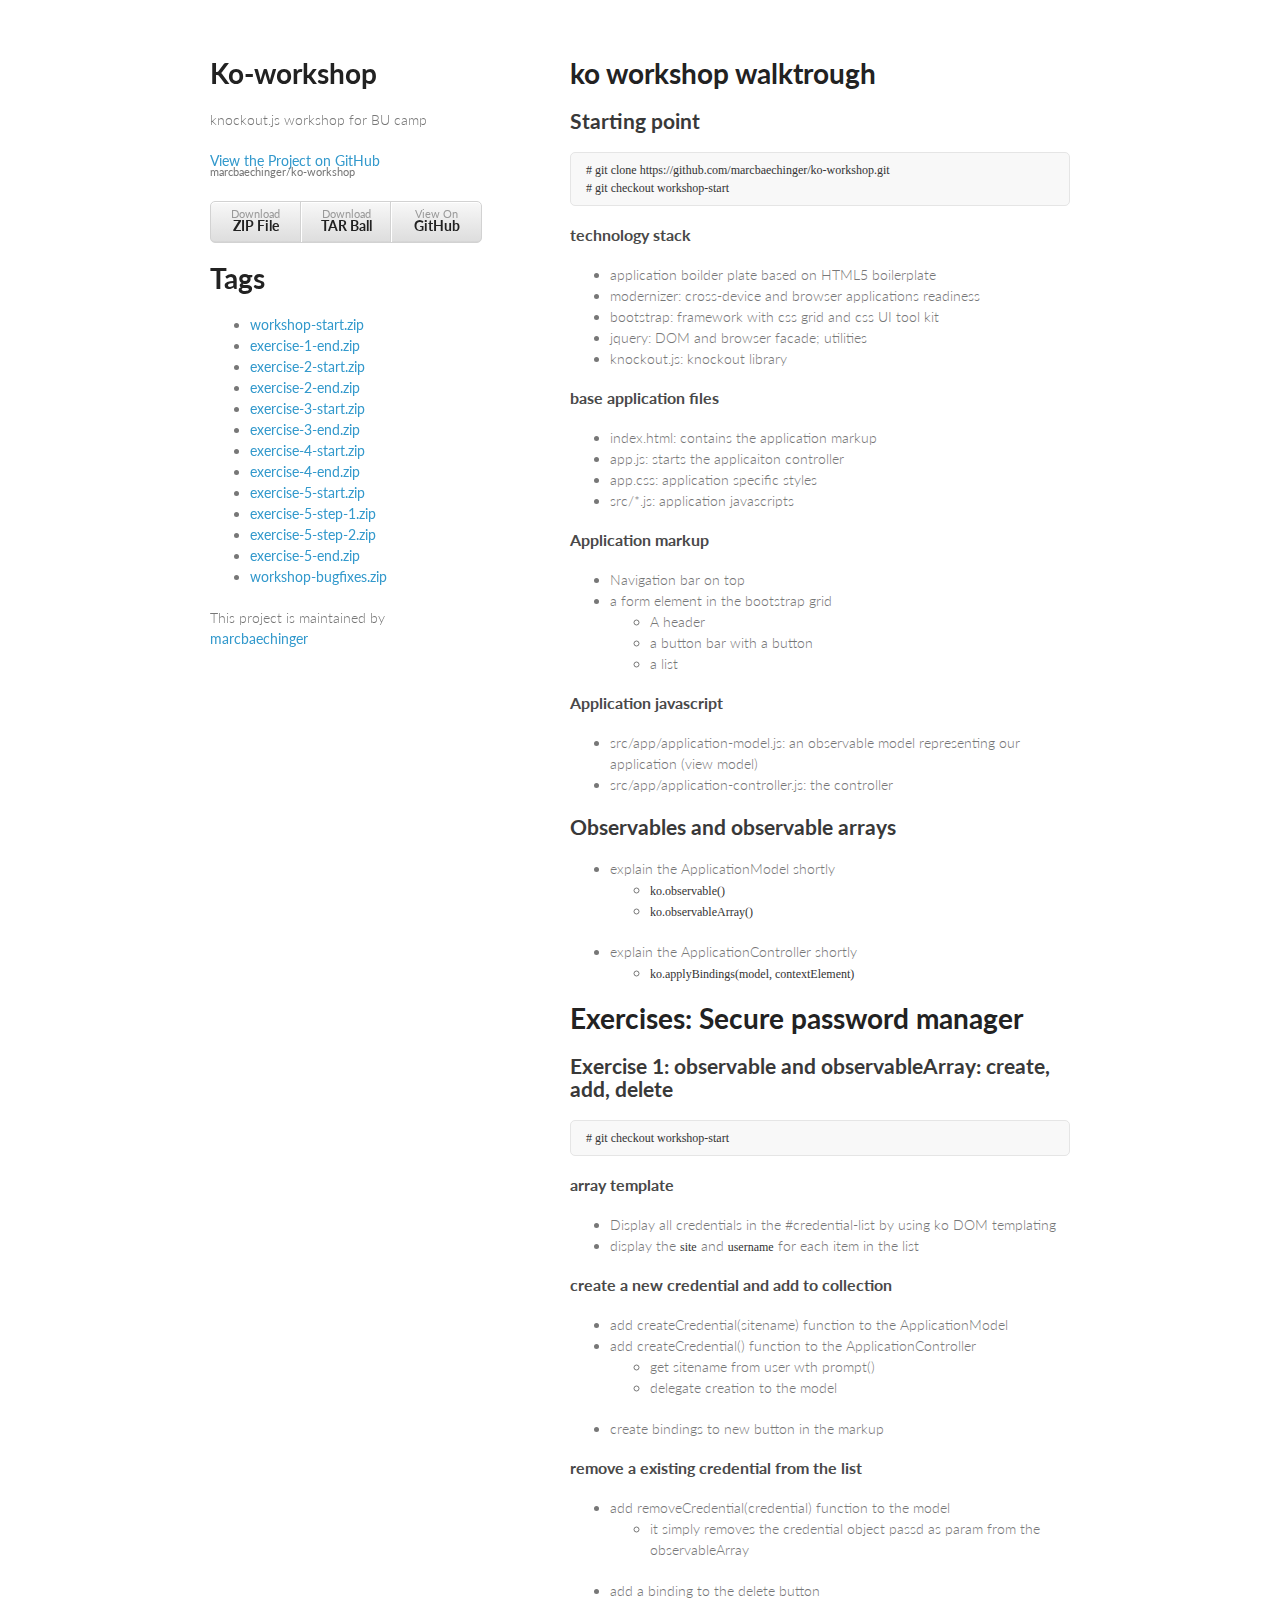
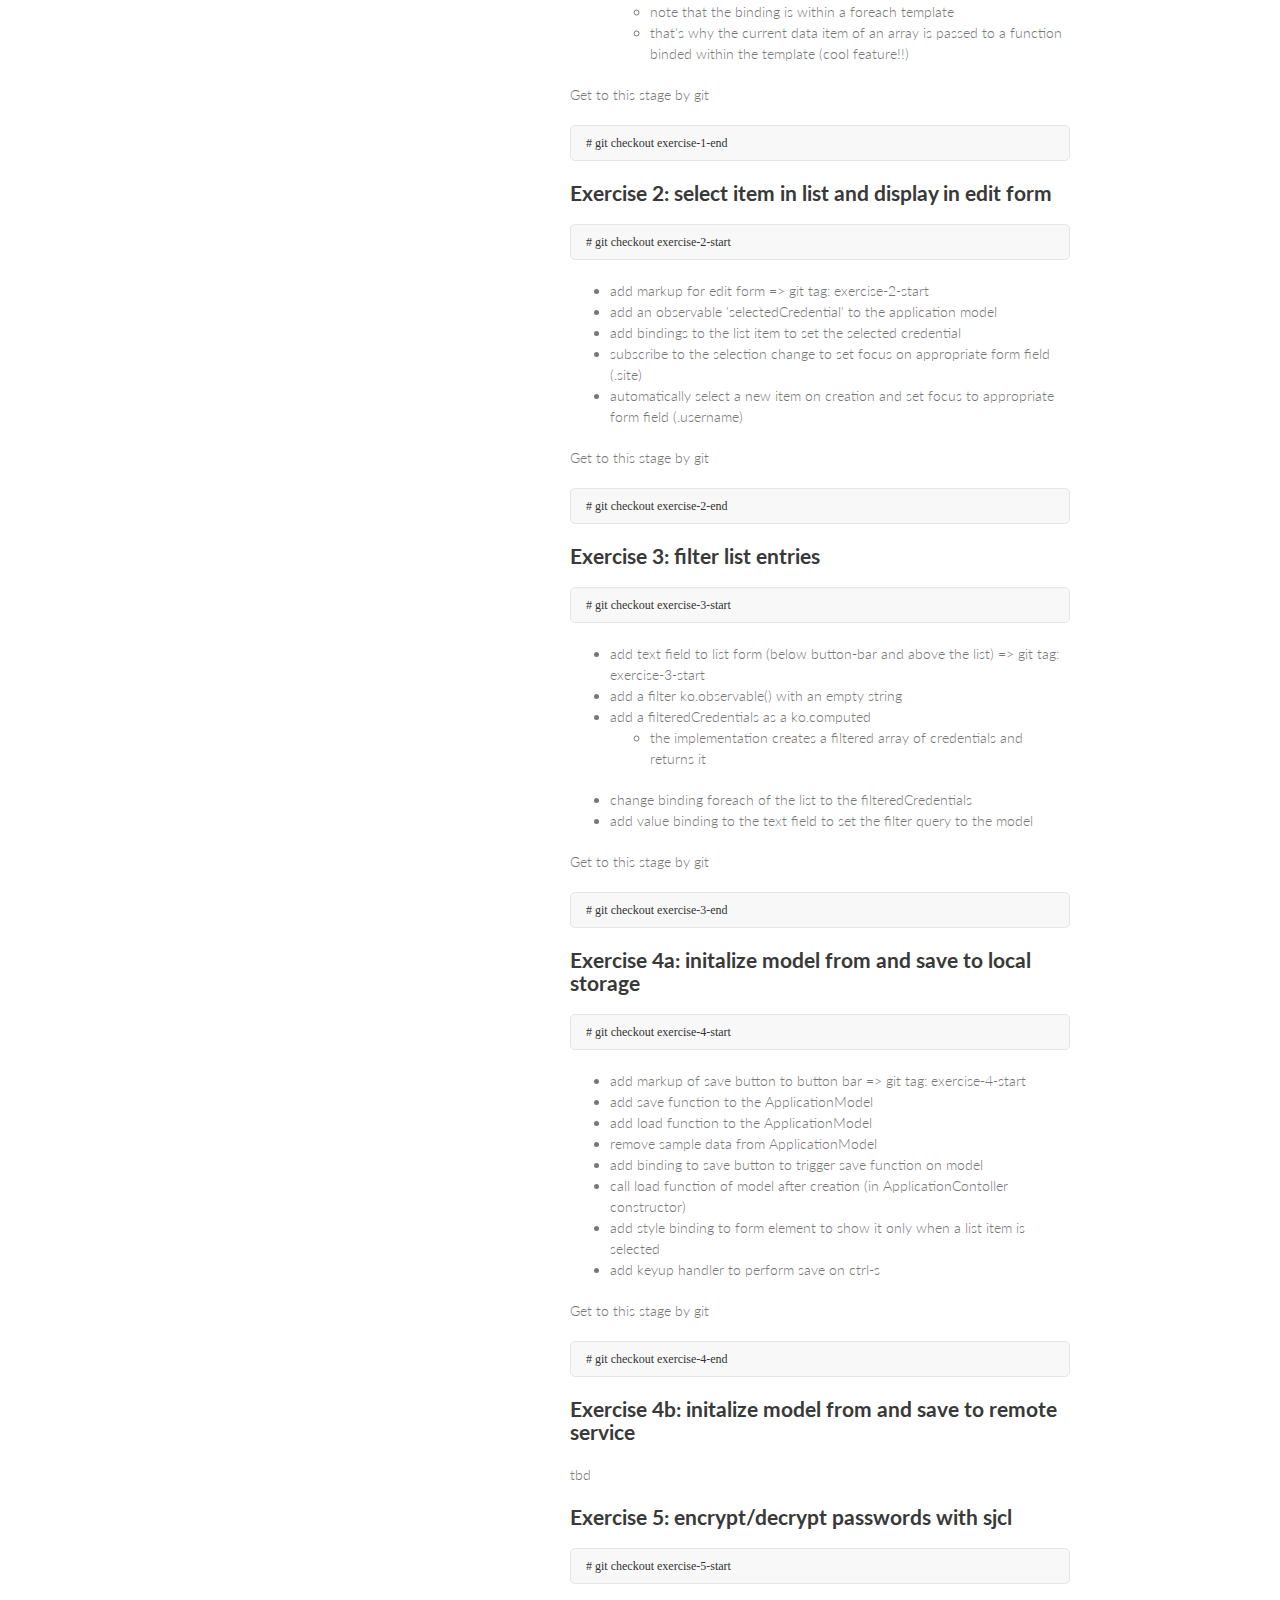
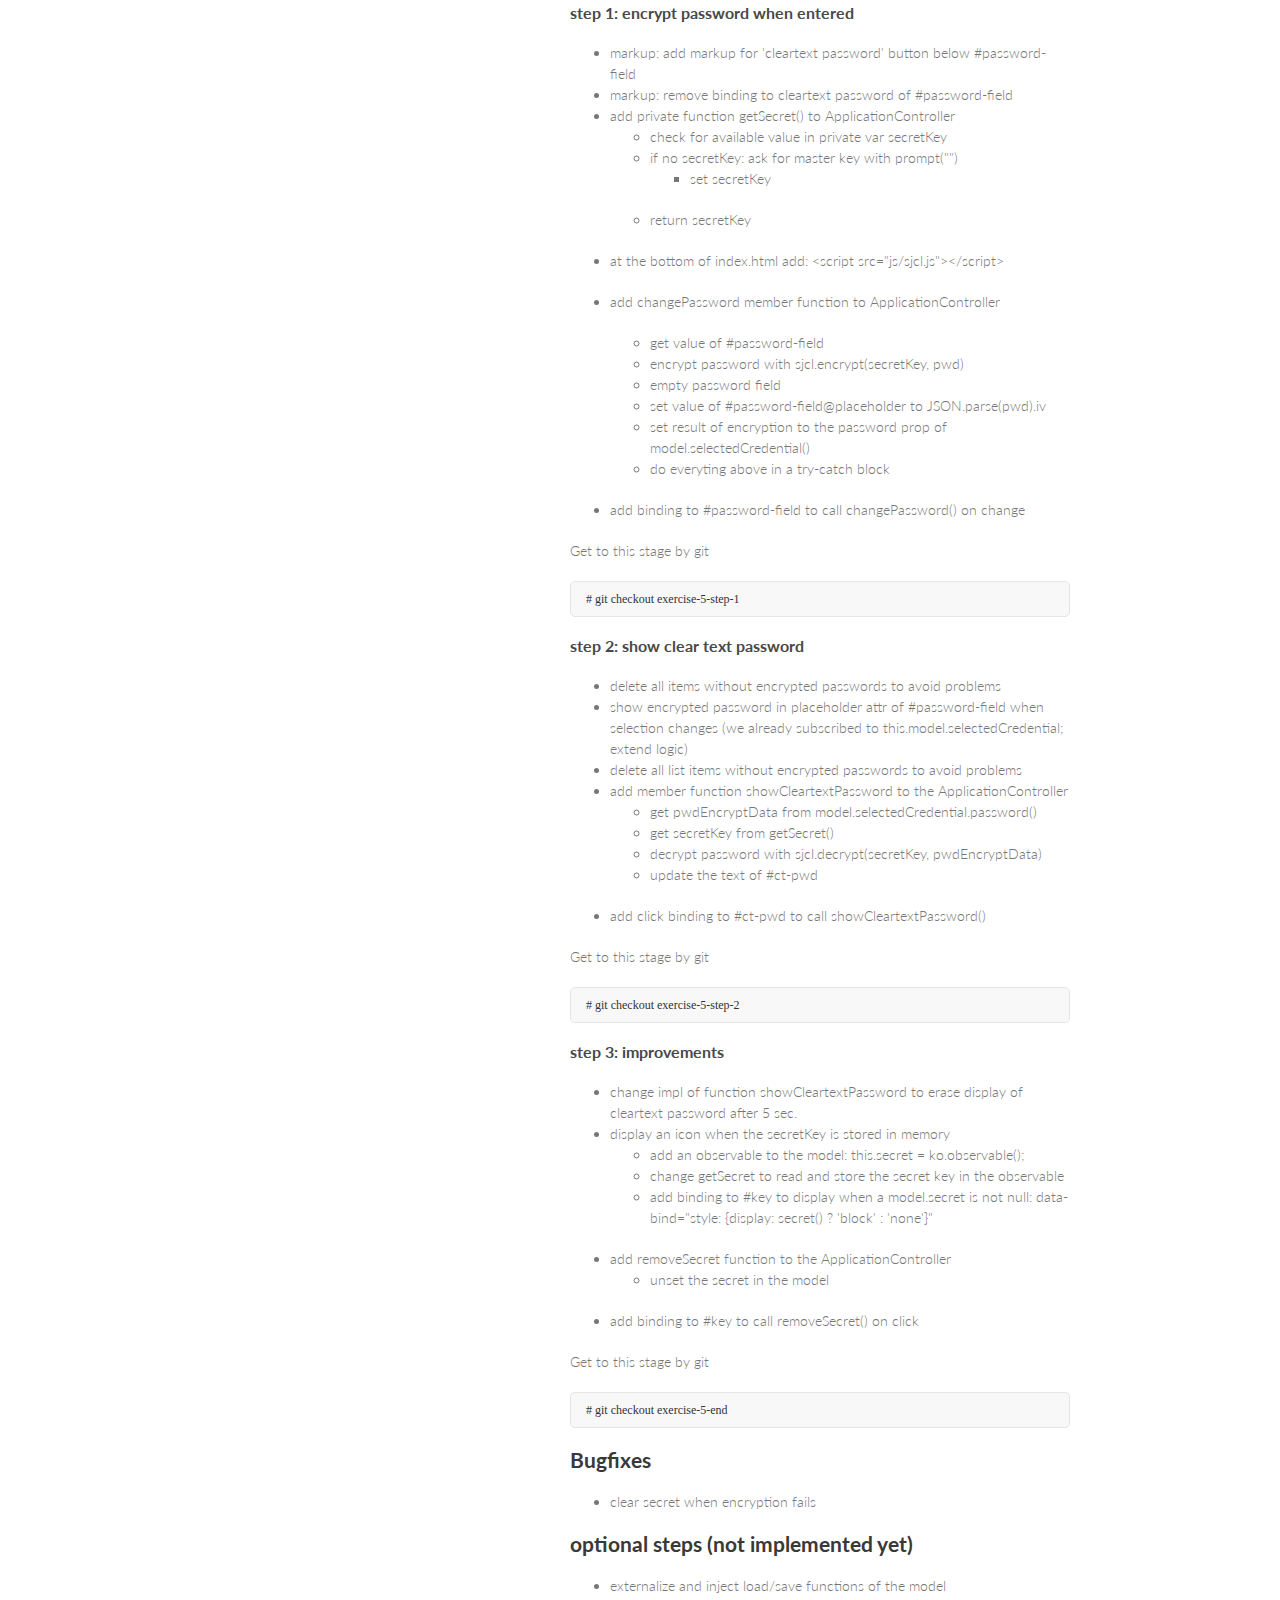
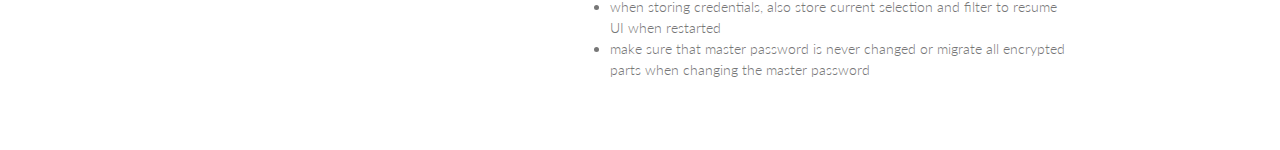
<file: index.html>
<!doctype html>
<html>
  <head>
    <meta charset="utf-8">
    <meta http-equiv="X-UA-Compatible" content="chrome=1">
    <title>Ko-workshop by marcbaechinger</title>

    <link rel="stylesheet" href="stylesheets/styles.css">
    <link rel="stylesheet" href="stylesheets/pygment_trac.css">
    <meta name="viewport" content="width=device-width, initial-scale=1, user-scalable=no">
    <!--[if lt IE 9]>
    <script src="//html5shiv.googlecode.com/svn/trunk/html5.js"></script>
    <![endif]-->
  </head>
  <body>
    <div class="wrapper">
      <header>
        <h1>Ko-workshop</h1>
        <p>knockout.js workshop for BU camp</p>

        <p class="view"><a href="https://github.com/marcbaechinger/ko-workshop">View the Project on GitHub <small>marcbaechinger/ko-workshop</small></a></p>


        <ul class="head">
          <li><a href="https://github.com/marcbaechinger/ko-workshop/zipball/master">Download <strong>ZIP File</strong></a></li>
          <li><a href="https://github.com/marcbaechinger/ko-workshop/tarball/master">Download <strong>TAR Ball</strong></a></li>
          <li><a href="https://github.com/marcbaechinger/ko-workshop">View On <strong>GitHub</strong></a></li>
        </ul>
        
  <h1>Tags</h1>
        <ul>
          <li><a href="https://github.com/marcbaechinger/ko-workshop/zipball/workshop-start">workshop-start.zip</a></li>
          <li><a href="https://github.com/marcbaechinger/ko-workshop/zipball/exercise-1-end">exercise-1-end.zip</a></li>
          <li><a href="https://github.com/marcbaechinger/ko-workshop/zipball/exercise-2-start">exercise-2-start.zip</a></li>
          <li><a href="https://github.com/marcbaechinger/ko-workshop/zipball/exercise-2-end">exercise-2-end.zip</a></li>

          <li><a href="https://github.com/marcbaechinger/ko-workshop/zipball/exercise-3-start">exercise-3-start.zip</a></li>
          <li><a href="https://github.com/marcbaechinger/ko-workshop/zipball/exercise-3-end">exercise-3-end.zip</a></li>

          <li><a href="https://github.com/marcbaechinger/ko-workshop/zipball/exercise-4-start">exercise-4-start.zip</a></li>
          <li><a href="https://github.com/marcbaechinger/ko-workshop/zipball/exercise-4-end">exercise-4-end.zip</a></li>

          <li><a href="https://github.com/marcbaechinger/ko-workshop/zipball/exercise-5-start">exercise-5-start.zip</a></li>
          <li><a href="https://github.com/marcbaechinger/ko-workshop/zipball/exercise-5-step-1">exercise-5-step-1.zip</a></li>
          <li><a href="https://github.com/marcbaechinger/ko-workshop/zipball/exercise-5-step-2">exercise-5-step-2.zip</a></li>
          <li><a href="https://github.com/marcbaechinger/ko-workshop/zipball/exercise-5-end">exercise-5-end.zip</a></li>

          <li><a href="https://github.com/marcbaechinger/ko-workshop/zipball/workshop-bugfixes">workshop-bugfixes.zip</a></li>
        </ul>
        <p>This project is maintained by <a href="https://github.com/marcbaechinger">marcbaechinger</a></p>
      </header>
      <section>
        <h1>ko workshop walktrough</h1>

<h2>Starting point</h2>

<pre><code># git clone https://github.com/marcbaechinger/ko-workshop.git
# git checkout workshop-start
</code></pre>

<h3>technology stack</h3>

<ul>
<li>application boilder plate based on HTML5 boilerplate</li>
<li>modernizer: cross-device and browser applications readiness</li>
<li>bootstrap: framework with css grid and css UI tool kit</li>
<li>jquery: DOM and browser facade; utilities</li>
<li>knockout.js: knockout library</li>
</ul><h3>base application files</h3>

<ul>
<li>index.html: contains the application markup</li>
<li>app.js: starts the applicaiton controller</li>
<li>app.css: application specific styles</li>
<li>src/*.js: application javascripts </li>
</ul><h3>Application markup</h3>

<ul>
<li>Navigation bar on top</li>
<li>a form element in the bootstrap grid

<ul>
<li>A header </li>
<li>a button bar with a button</li>
<li>a list </li>
</ul>
</li>
</ul><h3>Application javascript</h3>

<ul>
<li>src/app/application-model.js: an observable model representing our application (view model)</li>
<li>src/app/application-controller.js: the controller</li>
</ul><h2>Observables and observable arrays</h2>

<ul>
<li>explain the ApplicationModel shortly

<ul>
<li><code>ko.observable()</code></li>
<li><code>ko.observableArray()</code></li>
</ul>
</li>
<li>explain the ApplicationController shortly

<ul>
<li><code>ko.applyBindings(model, contextElement)</code></li>
</ul>
</li>
</ul><h1>Exercises: Secure password manager</h1>

<h2>Exercise 1: observable and observableArray: create, add, delete</h2>

<pre><code># git checkout workshop-start
</code></pre>

<h3>array template</h3>

<ul>
<li>Display all credentials in the #credential-list by using ko DOM templating</li>
<li>display the <code>site</code> and <code>username</code> for each item in the list</li>
</ul><h3>create a new credential and add to collection</h3>

<ul>
<li>add createCredential(sitename) function to the ApplicationModel</li>
<li>add createCredential() function to the ApplicationController

<ul>
<li>get sitename from user wth prompt()</li>
<li>delegate creation to the model</li>
</ul>
</li>
<li>create bindings to new button in the markup</li>
</ul><h3>remove a existing credential from the list</h3>

<ul>
<li>add removeCredential(credential) function to the model

<ul>
<li>it simply removes the credential object passd as param from the observableArray</li>
</ul>
</li>
<li>add a binding to the delete button

<ul>
<li>note that the binding is within a foreach template</li>
<li>that's why the current data item of an array is passed to a function binded within the template (cool feature!!)</li>
</ul>
</li>
</ul><p>Get to this stage by git</p>

<pre><code># git checkout exercise-1-end
</code></pre>

<h2>Exercise 2: select item in list and display in edit form</h2>

<pre><code># git checkout exercise-2-start
</code></pre>

<ul>
<li>add markup for edit form  =&gt; git tag: exercise-2-start</li>
<li>add an observable 'selectedCredential' to the application model</li>
<li>add bindings to the list item to set the selected credential</li>
<li>subscribe to the selection change to set focus on appropriate form field (.site)</li>
<li>automatically select a new item on creation and set focus to appropriate form field (.username) </li>
</ul><p>Get to this stage by git</p>

<pre><code># git checkout exercise-2-end
</code></pre>

<h2>Exercise 3: filter list entries</h2>

<pre><code># git checkout exercise-3-start
</code></pre>

<ul>
<li>add text field to list form (below button-bar and above the list) =&gt; git tag: exercise-3-start</li>
<li>add a filter ko.observable() with an empty string</li>
<li>add a filteredCredentials as a ko.computed

<ul>
<li>the implementation creates a filtered array of credentials and returns it</li>
</ul>
</li>
<li>change binding foreach of the list to the filteredCredentials<br>
</li>
<li>add value binding to the text field to set the filter query to the model </li>
</ul><p>Get to this stage by git</p>

<pre><code># git checkout exercise-3-end
</code></pre>

<h2>Exercise 4a: initalize model from and save to local storage</h2>

<pre><code># git checkout exercise-4-start
</code></pre>

<ul>
<li>add markup of save button to button bar =&gt; git tag: exercise-4-start</li>
<li>add save function to the ApplicationModel</li>
<li>add load function to the ApplicationModel</li>
<li>remove sample data from ApplicationModel</li>
<li>add binding to save button to trigger save function on model</li>
<li>call load function of model after creation (in ApplicationContoller constructor)</li>
<li>add style binding to form element to show it only when a list item is selected</li>
<li>add keyup handler to perform save on ctrl-s</li>
</ul><p>Get to this stage by git</p>

<pre><code># git checkout exercise-4-end
</code></pre>

<h2>Exercise 4b: initalize model from and save to remote service</h2>

<p>tbd</p>

<h2>Exercise 5: encrypt/decrypt passwords with sjcl</h2>

<pre><code># git checkout exercise-5-start
</code></pre>

<h3>step 1: encrypt password when entered</h3>

<ul>
<li>markup: add markup for 'cleartext password' button below #password-field</li>
<li>markup: remove binding to cleartext password of #password-field</li>
<li>add private function getSecret() to ApplicationController

<ul>
<li>check for available value in private var secretKey</li>
<li>if no secretKey: ask for master key with prompt("")

<ul>
<li>set secretKey</li>
</ul>
</li>
<li>return secretKey</li>
</ul>
</li>
<li><p>at the bottom of index.html add: &lt;script src="js/sjcl.js"&gt;&lt;/script&gt;</p></li>
<li>
<p>add changePassword member function to ApplicationController</p>

<ul>
<li>get value of #password-field</li>
<li>encrypt password with sjcl.encrypt(secretKey, pwd)</li>
<li>empty password field</li>
<li>set value of #password-field@placeholder to JSON.parse(pwd).iv</li>
<li>set result of encryption to the password prop of model.selectedCredential()</li>
<li>do everyting above in a try-catch block</li>
</ul>
</li>
<li><p>add binding to #password-field to call changePassword() on change</p></li>
</ul><p>Get to this stage by git</p>

<pre><code># git checkout exercise-5-step-1
</code></pre>

<h3>step 2: show clear text password</h3>

<ul>
<li>delete all items without encrypted passwords to avoid problems</li>
<li>show encrypted password in placeholder attr of #password-field when selection changes (we already subscribed to this.model.selectedCredential; extend logic)</li>
<li>delete all list items without encrypted passwords to avoid problems</li>
<li>add member function showCleartextPassword to the ApplicationController

<ul>
<li>get pwdEncryptData from model.selectedCredential.password()</li>
<li>get secretKey from getSecret()</li>
<li>decrypt password with sjcl.decrypt(secretKey, pwdEncryptData) </li>
<li>update the text of #ct-pwd</li>
</ul>
</li>
<li>add click binding to #ct-pwd to call showCleartextPassword()</li>
</ul><p>Get to this stage by git</p>

<pre><code># git checkout exercise-5-step-2
</code></pre>

<h3>step 3: improvements</h3>

<ul>
<li>change impl of function showCleartextPassword to erase display of cleartext password after 5 sec.</li>
<li>display an icon when the secretKey is stored in memory

<ul>
<li>add an observable to the model: this.secret = ko.observable();</li>
<li>change getSecret to read and store the secret key in the observable</li>
<li>add binding to #key to display when a model.secret is not null: data-bind="style: {display: secret() ? 'block' : 'none'}"</li>
</ul>
</li>
<li>add removeSecret function to the ApplicationController

<ul>
<li>unset the secret in the model</li>
</ul>
</li>
<li>add binding to #key to call removeSecret() on click</li>
</ul><p>Get to this stage by git</p>

<pre><code># git checkout exercise-5-end
</code></pre>

<h2>Bugfixes</h2>

<ul>
<li>clear secret when encryption fails</li>
</ul><h2>optional steps (not implemented yet)</h2>

<ul>
<li>externalize and inject load/save functions of the model</li>
<li>when storing credentials, also store current selection and filter to resume UI when restarted</li>
<li>make sure that master password is never changed or migrate all encrypted parts when changing the master password</li>
</ul>
      </section>
    </div>
    <script src="javascripts/scale.fix.js"></script>
    
  </body>
</html>
</file>
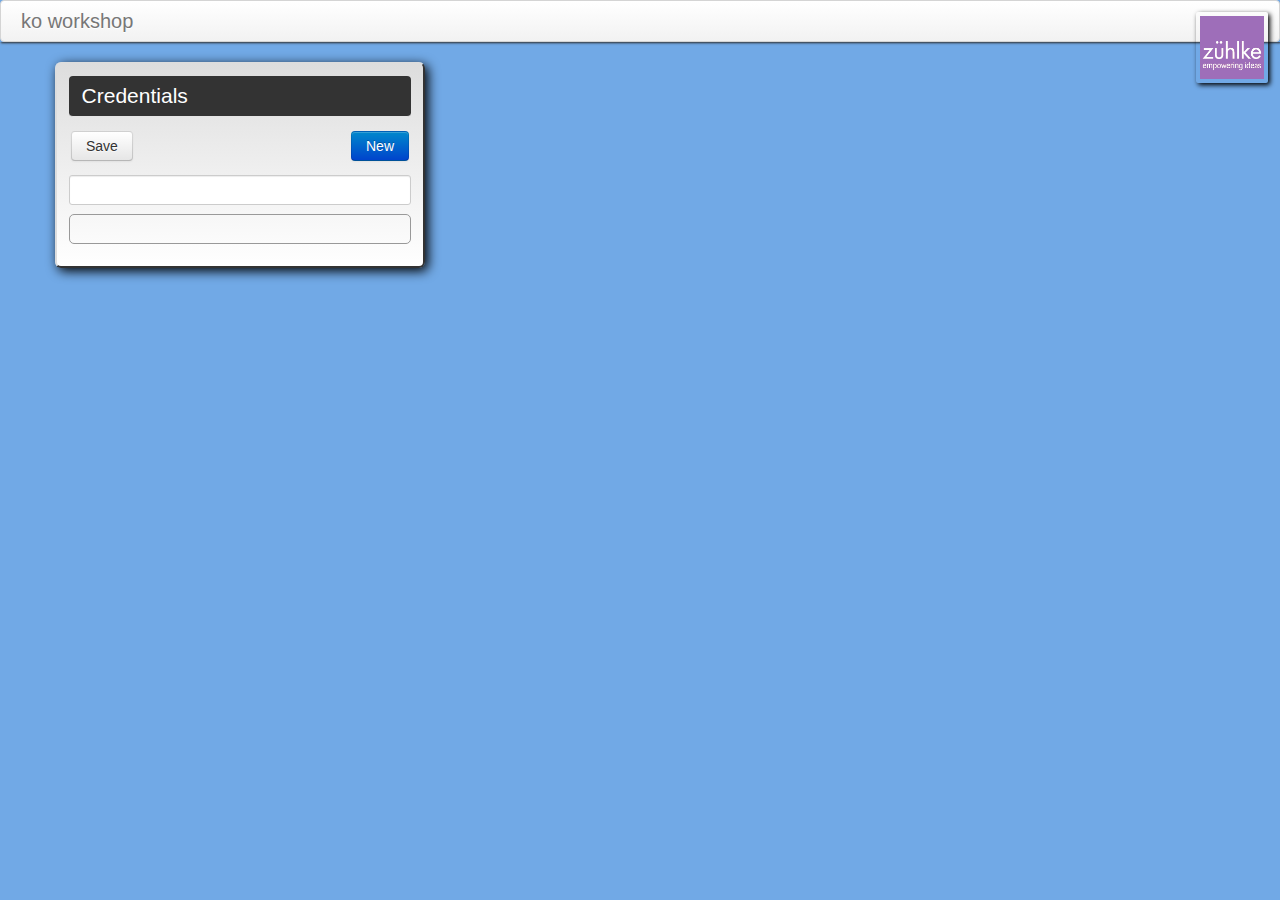
<file: workshop/index.html>
<!DOCTYPE html>
<!--[if lt IE 7]>      <html class="no-js lt-ie9 lt-ie8 lt-ie7"> <![endif]-->
<!--[if IE 7]>         <html class="no-js lt-ie9 lt-ie8"> <![endif]-->
<!--[if IE 8]>         <html class="no-js lt-ie9"> <![endif]-->
<!--[if gt IE 8]><!--> <html class="no-js"> <!--<![endif]-->
    <head>
		<link rel="stylesheet" type="text/css" href="css/bootstrap.min.css"/>
		<link rel="stylesheet" type="text/css" href="app.css"/>
        <meta charset="utf-8">
        <meta http-equiv="X-UA-Compatible" content="IE=edge,chrome=1">
        <title>Knockout.js - Workshop</title>
        <meta name="viewport" content="width=device-width">
        <script src="js/modernizr-2.6.2.min.js?plain=true"> </script>
    </head>
    <body>
	
	    <div class="navbar" id="navbar">
			<img src="img/logo.gif" id="logo">
	    	<div class="navbar-inner">
		    	<a class="brand" href="#">ko workshop</a>
		    </div>
	    </div>
	
		<article id="content" class="container">
				<div class="row-fluid">
					<section id="credential-form" class="span4 clearfix">
						<legend>Credentials</legend>
						<div class="button-bar clearfix">
							<button type="submit" class="btn btn-save"
								data-bind="click: save">Save</button>
							<button type="submit" class="btn btn-primary btn-create"
								data-bind="click: theapp.app.createCredential">New</button>
						</div>
						<input class="span12" type="text" data-bind="value: filter"/>
						<ul id="credential-list" class="span12"
							data-bind="foreach: filteredCredentials">
							<li data-bind="click: $parent.selectedCredential" class="clearfix">
								<b><span data-bind="text: site"></span></b>
								(<span data-bind="text: username"></span>)
								<button class="btn btn-mini btn-danger"
									data-bind="click: $parent.removeCredential">delete</button>
							</li>
						</ul>
					</section>
					
					<form id="edit-form" class="span8 clearfix" 
						data-bind="style: { display: selectedCredential() ? 'block' : 'none' }">
						<legend>Edit credential</legend>
					    <label class="row-fluid">
							<span class="span3">Site</span>
							<input  type="text" class="span9 site" 
								data-bind="value: selectedCredential() ? selectedCredential().site : ''"/>
						</label>

					    <label class="row-fluid">
							<span class="span3">Username</span>
							<input id="username-field" type="text" class="span9 username" 
								placeholder="enter username"
								data-bind="value: selectedCredential() ? selectedCredential().username : ''"/>
						</label>
						
					    <label class="row-fluid">
							<span class="span3">Password</span>
							<input id="password-field" type="text" class="span9 password"
								placeholder="enter password"
								data-bind="event: {change: theapp.app.changePassword}"/>
							<span id="ct-pwd" class="label"
								data-bind="click: theapp.app.showCleartextPassword">show cleartext</span>
						</label>
					</form>
				</div>
				<div id="key" data-bind="{style: {display: secret() ? 'block' : 'none'}, click: theapp.app.removeSecret}" title="remove stored pass phrase"></div>
		</article>
		
		
		<script src="js/jquery-1.8.2.min.js?plain=true"></script>
        <script src="js/knockout-2.1.0.min.js?plain=true"></script>
        <script src="src/namespace.js?plain=true"></script>
        <script src="src/app/application-model.js?plain=true"></script>
        <script src="js/sjcl.js?plain=true"></script>
        <script src="src/app/application-controller.js?plain=true"></script>
        <script src="app.js?plain=true"></script>
    </body>
</html>
</file>
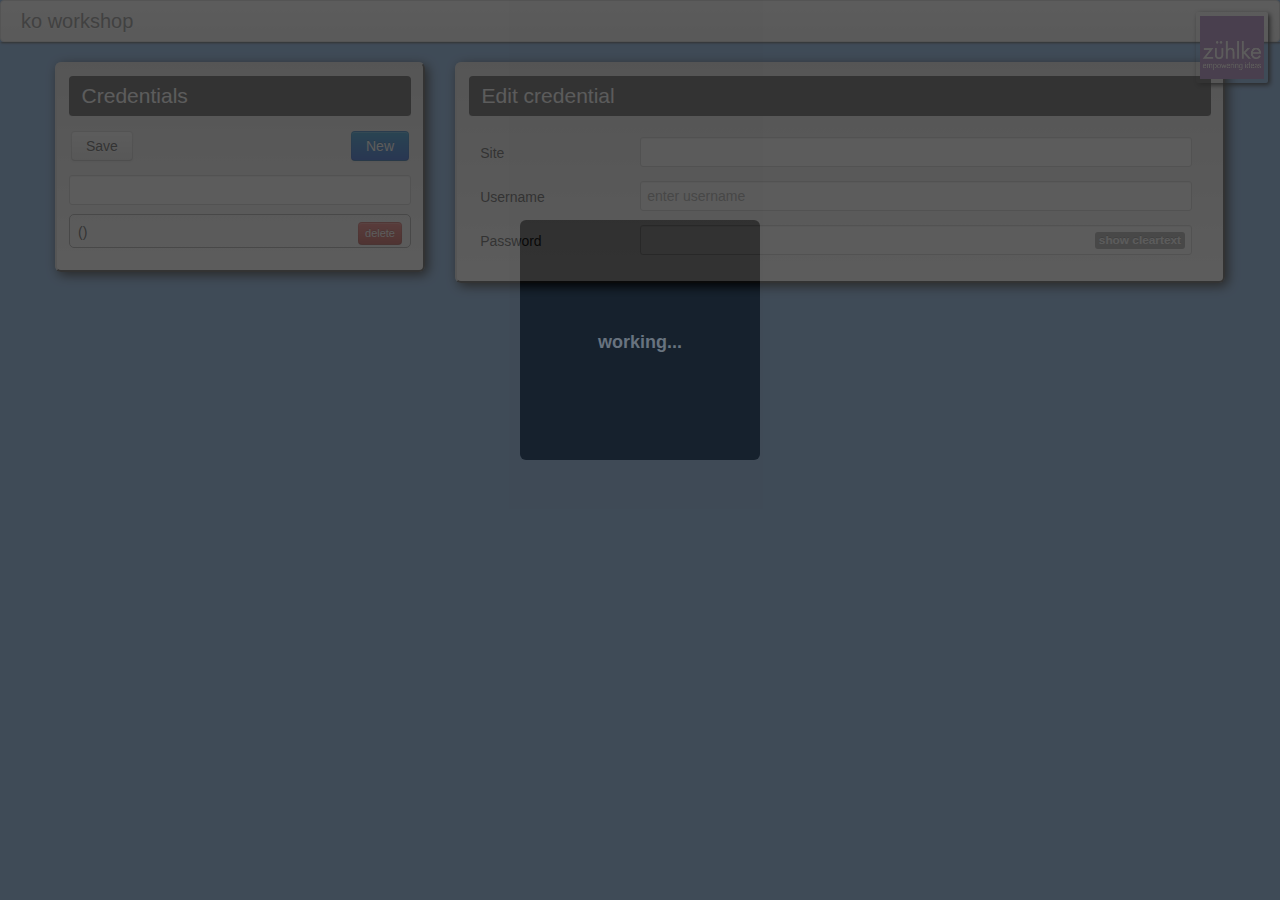
<file: www/index.html>
<!DOCTYPE html>
<!--[if lt IE 7]>      <html class="no-js lt-ie9 lt-ie8 lt-ie7"> <![endif]-->
<!--[if IE 7]>         <html class="no-js lt-ie9 lt-ie8"> <![endif]-->
<!--[if IE 8]>         <html class="no-js lt-ie9"> <![endif]-->
<!--[if gt IE 8]><!--> <html class="no-js"> <!--<![endif]-->
    <head>
		<link rel="stylesheet" type="text/css" href="css/bootstrap.min.css"/>
		<link rel="stylesheet" type="text/css" href="app.css"/>
        <meta charset="utf-8">
        <meta http-equiv="X-UA-Compatible" content="IE=edge,chrome=1">
        <title>Knockout.js - Workshop</title>
        <meta name="viewport" content="width=device-width">
        <script src="js/modernizr-2.6.2.min.js?plain=true"> </script>
    </head>
    <body>
	    <div class="navbar" id="navbar">
			<img src="img/logo.gif" id="logo">
	    	<div class="navbar-inner">
		    	<a class="brand" href="#">ko workshop</a>
			    <ul class="nav" data-bind="foreach: views">
					<li data-bind="attr: {class: styleClass}">
						<a href="#" data-bind="{click: theapp.app.selectView, text: label}"></a>
					</li>
				</ul>
		    </div>
			<article id="overlay" data-bind="style: { display: showOverlay() === true ? 'block' : 'none' }">
				<div class="working"><blink>working...</blink></div>
			</article>
	    </div>
		<article id="content" class="container">
				<div class="row-fluid">
					<form id="credential-form" class="span4 clearfix">
						<legend>Credentials</legend>
						<div class="button-bar clearfix">
							<button type="submit" class="btn btn-save" 
								data-bind="{click: theapp.app.save, disable: credentials().length < 1}">Save</button>
							<button type="submit" class="btn btn-primary btn-create" 
								data-bind="click: theapp.app.createCredential">New</button>
						</div>
						<input class="span12" type="text" data-bind="value: filter"/>
						<ul id="credential-list" class="span12" 
							data-bind="{foreach: filteredCredentials, style: { display: credentials().length > 0 ? 'list' : 'none' }}">
							<li data-bind="click: theapp.app.selectCredential">
								<b><span data-bind="text: site"></span></b>
								(<span data-bind="text: username"></span>)
								<button class="btn btn-mini btn-danger" 
									data-bind="click: theapp.app.removeCredential">delete</button>
							</li>
						</ul>
					</form>
		
					<form id="edit-form" class="span8 clearfix" 
						data-bind="style: { display: selectedCredential() ? 'block' : 'none' }">
						<legend>Edit credential</legend>
					    <label class="row-fluid">
							<span class="span3">Site</span>
							<input  type="text" class="span9 site" 
								data-bind="value: selectedCredential() ? selectedCredential().site : ''"/>
						</label>

					    <label class="row-fluid">
							<span class="span3">Username</span>
							<input id="username-field" type="text" class="span9 username" 
								data-bind="value: selectedCredential() ? selectedCredential().username : ''" placeholder="enter username"/>
						</label>
						
					    <label class="row-fluid">
							<span class="span3">Password</span>
							<input id="password-field" type="text" class="span9 password"
								data-bind="event: {change: theapp.app.changePassword}" />
							<span id="ct-pwd" class="label" 
								data-bind="click: theapp.app.showCleartextPassword">show cleartext</span>
						</label>
					</form>
				</div>
			<div id="key" data-bind="click: theapp.app.removeSecret" title="remove stored pass phrase"></div>
		</article>
		
		
        <script src="//ajax.googleapis.com/ajax/libs/jquery/1.8.2/jquery.min.js"></script>
        <script>window.jQuery || document.write('<script src="js/jquery-1.8.2.min.js?plain=true"><\/script>')</script>
        <script src="js/bootstrap.min.js?plain=true"></script>
        <script src="js/knockout-2.1.0.min.js?plain=true"></script>
        <script src="js/sjcl.js?plain=true"></script>
        <script src="app.js?plain=true&expand=true"></script>
    </body>
</html>
</file>
<file: stylesheets/styles.css>
@import url(https://fonts.googleapis.com/css?family=Lato:300italic,700italic,300,700);

body {
  padding:50px;
  font:14px/1.5 Lato, "Helvetica Neue", Helvetica, Arial, sans-serif;
  color:#777;
  font-weight:300;
}

h1, h2, h3, h4, h5, h6 {
  color:#222;
  margin:0 0 20px;
}

p, ul, ol, table, pre, dl {
  margin:0 0 20px;
}

h1, h2, h3 {
  line-height:1.1;
}

h1 {
  font-size:28px;
}

h2 {
  color:#393939;
}

h3, h4, h5, h6 {
  color:#494949;
}

a {
  color:#39c;
  font-weight:400;
  text-decoration:none;
}

a small {
  font-size:11px;
  color:#777;
  margin-top:-0.6em;
  display:block;
}

.wrapper {
  width:860px;
  margin:0 auto;
}

blockquote {
  border-left:1px solid #e5e5e5;
  margin:0;
  padding:0 0 0 20px;
  font-style:italic;
}

code, pre {
  font-family:Monaco, Bitstream Vera Sans Mono, Lucida Console, Terminal;
  color:#333;
  font-size:12px;
}

pre {
  padding:8px 15px;
  background: #f8f8f8;  
  border-radius:5px;
  border:1px solid #e5e5e5;
  overflow-x: auto;
}

table {
  width:100%;
  border-collapse:collapse;
}

th, td {
  text-align:left;
  padding:5px 10px;
  border-bottom:1px solid #e5e5e5;
}

dt {
  color:#444;
  font-weight:700;
}

th {
  color:#444;
}

img {
  max-width:100%;
}

header {
  width:270px;
  float:left;
  position:fixed;
}

header ul.head {
  list-style:none;
  height:40px;
  
  padding:0;
  
  background: #eee;
  background: -moz-linear-gradient(top, #f8f8f8 0%, #dddddd 100%);
  background: -webkit-gradient(linear, left top, left bottom, color-stop(0%,#f8f8f8), color-stop(100%,#dddddd));
  background: -webkit-linear-gradient(top, #f8f8f8 0%,#dddddd 100%);
  background: -o-linear-gradient(top, #f8f8f8 0%,#dddddd 100%);
  background: -ms-linear-gradient(top, #f8f8f8 0%,#dddddd 100%);
  background: linear-gradient(top, #f8f8f8 0%,#dddddd 100%);
  
  border-radius:5px;
  border:1px solid #d2d2d2;
  box-shadow:inset #fff 0 1px 0, inset rgba(0,0,0,0.03) 0 -1px 0;
  width:270px;
}

header ul.head li {
  width:89px;
  float:left;
  border-right:1px solid #d2d2d2;
  height:40px;
}

header ul.head a {
  line-height:1;
  font-size:11px;
  color:#999;
  display:block;
  text-align:center;
  padding-top:6px;
  height:40px;
}

strong {
  color:#222;
  font-weight:700;
}

header ul.head li + li {
  width:88px;
  border-left:1px solid #fff;
}

header ul.head li + li + li {
  border-right:none;
  width:89px;
}

header ul.head a strong {
  font-size:14px;
  display:block;
  color:#222;
}

section {
  width:500px;
  float:right;
  padding-bottom:50px;
}

small {
  font-size:11px;
}

hr {
  border:0;
  background:#e5e5e5;
  height:1px;
  margin:0 0 20px;
}

footer {
  width:270px;
  float:left;
  position:fixed;
  bottom:50px;
}

@media print, screen and (max-width: 960px) {
  
  div.wrapper {
    width:auto;
    margin:0;
  }
  
  header, section, footer {
    float:none;
    position:static;
    width:auto;
  }
  
  header {
    padding-right:320px;
  }
  
  section {
    border:1px solid #e5e5e5;
    border-width:1px 0;
    padding:20px 0;
    margin:0 0 20px;
  }
  
  header a small {
    display:inline;
  }
  
  header ul {
    position:absolute;
    right:50px;
    top:52px;
  }
}

@media print, screen and (max-width: 720px) {
  body {
    word-wrap:break-word;
  }
  
  header {
    padding:0;
  }
  
  header ul, header p.view {
    position:static;
  }
  
  pre, code {
    word-wrap:normal;
  }
}

@media print, screen and (max-width: 480px) {
  body {
    padding:15px;
  }
  
  header ul {
    display:none;
  }
}

@media print {
  body {
    padding:0.4in;
    font-size:12pt;
    color:#444;
  }
}
</file>
<file: stylesheets/pygment_trac.css>
.highlight  { background: #ffffff; }
.highlight .c { color: #999988; font-style: italic } /* Comment */
.highlight .err { color: #a61717; background-color: #e3d2d2 } /* Error */
.highlight .k { font-weight: bold } /* Keyword */
.highlight .o { font-weight: bold } /* Operator */
.highlight .cm { color: #999988; font-style: italic } /* Comment.Multiline */
.highlight .cp { color: #999999; font-weight: bold } /* Comment.Preproc */
.highlight .c1 { color: #999988; font-style: italic } /* Comment.Single */
.highlight .cs { color: #999999; font-weight: bold; font-style: italic } /* Comment.Special */
.highlight .gd { color: #000000; background-color: #ffdddd } /* Generic.Deleted */
.highlight .gd .x { color: #000000; background-color: #ffaaaa } /* Generic.Deleted.Specific */
.highlight .ge { font-style: italic } /* Generic.Emph */
.highlight .gr { color: #aa0000 } /* Generic.Error */
.highlight .gh { color: #999999 } /* Generic.Heading */
.highlight .gi { color: #000000; background-color: #ddffdd } /* Generic.Inserted */
.highlight .gi .x { color: #000000; background-color: #aaffaa } /* Generic.Inserted.Specific */
.highlight .go { color: #888888 } /* Generic.Output */
.highlight .gp { color: #555555 } /* Generic.Prompt */
.highlight .gs { font-weight: bold } /* Generic.Strong */
.highlight .gu { color: #800080; font-weight: bold; } /* Generic.Subheading */
.highlight .gt { color: #aa0000 } /* Generic.Traceback */
.highlight .kc { font-weight: bold } /* Keyword.Constant */
.highlight .kd { font-weight: bold } /* Keyword.Declaration */
.highlight .kn { font-weight: bold } /* Keyword.Namespace */
.highlight .kp { font-weight: bold } /* Keyword.Pseudo */
.highlight .kr { font-weight: bold } /* Keyword.Reserved */
.highlight .kt { color: #445588; font-weight: bold } /* Keyword.Type */
.highlight .m { color: #009999 } /* Literal.Number */
.highlight .s { color: #d14 } /* Literal.String */
.highlight .na { color: #008080 } /* Name.Attribute */
.highlight .nb { color: #0086B3 } /* Name.Builtin */
.highlight .nc { color: #445588; font-weight: bold } /* Name.Class */
.highlight .no { color: #008080 } /* Name.Constant */
.highlight .ni { color: #800080 } /* Name.Entity */
.highlight .ne { color: #990000; font-weight: bold } /* Name.Exception */
.highlight .nf { color: #990000; font-weight: bold } /* Name.Function */
.highlight .nn { color: #555555 } /* Name.Namespace */
.highlight .nt { color: #000080 } /* Name.Tag */
.highlight .nv { color: #008080 } /* Name.Variable */
.highlight .ow { font-weight: bold } /* Operator.Word */
.highlight .w { color: #bbbbbb } /* Text.Whitespace */
.highlight .mf { color: #009999 } /* Literal.Number.Float */
.highlight .mh { color: #009999 } /* Literal.Number.Hex */
.highlight .mi { color: #009999 } /* Literal.Number.Integer */
.highlight .mo { color: #009999 } /* Literal.Number.Oct */
.highlight .sb { color: #d14 } /* Literal.String.Backtick */
.highlight .sc { color: #d14 } /* Literal.String.Char */
.highlight .sd { color: #d14 } /* Literal.String.Doc */
.highlight .s2 { color: #d14 } /* Literal.String.Double */
.highlight .se { color: #d14 } /* Literal.String.Escape */
.highlight .sh { color: #d14 } /* Literal.String.Heredoc */
.highlight .si { color: #d14 } /* Literal.String.Interpol */
.highlight .sx { color: #d14 } /* Literal.String.Other */
.highlight .sr { color: #009926 } /* Literal.String.Regex */
.highlight .s1 { color: #d14 } /* Literal.String.Single */
.highlight .ss { color: #990073 } /* Literal.String.Symbol */
.highlight .bp { color: #999999 } /* Name.Builtin.Pseudo */
.highlight .vc { color: #008080 } /* Name.Variable.Class */
.highlight .vg { color: #008080 } /* Name.Variable.Global */
.highlight .vi { color: #008080 } /* Name.Variable.Instance */
.highlight .il { color: #009999 } /* Literal.Number.Integer.Long */

.type-csharp .highlight .k { color: #0000FF }
.type-csharp .highlight .kt { color: #0000FF }
.type-csharp .highlight .nf { color: #000000; font-weight: normal }
.type-csharp .highlight .nc { color: #2B91AF }
.type-csharp .highlight .nn { color: #000000 }
.type-csharp .highlight .s { color: #A31515 }
.type-csharp .highlight .sc { color: #A31515 }
</file>
<file: workshop/app.css>
body, html, div, table, tr, td, ul, li, a, button, legend, textarea, 
input, article, section, h1, h2, h3, label, span  {
	-moz-box-sizing: border-box;
	-webkit-box-sizing: border-box;
	-o-box-sizing: border-box;
	box-sizing: border-box;
}
body, html {
	width: 100%;
	height: 100%;
}
body {
	background-color: #71A9E6;
}
form, section {
	position: relative;
	background-color: #ededed;
	border-radius: 6px;
	border-right: 2px solid #333;
	border-bottom: 2px solid #333;
	border-top: 2px solid #ddd;
	border-left: 2px solid #ddd;
	box-shadow: 3px 3px 12px #000;
	-moz-box-shadow: 3px 3px 12px #000;
	-webkit-box-shadow: 3px 3px 12px #000;
	padding: 12px;
	margin-left: auto;
	margin-right: auto;
	float: none;
	background: rgb(221,221,221); /* Old browsers */
	background: -moz-linear-gradient(top, rgba(221,221,221,1) 0%, rgba(255,255,255,1) 100%); /* FF3.6+ */
	background: -webkit-gradient(linear, left top, left bottom, color-stop(0%,rgba(221,221,221,1)), color-stop(100%,rgba(255,255,255,1))); /* Chrome,Safari4+ */
	background: -webkit-linear-gradient(top, rgba(221,221,221,1) 0%,rgba(255,255,255,1) 100%); /* Chrome10+,Safari5.1+ */
	background: -o-linear-gradient(top, rgba(221,221,221,1) 0%,rgba(255,255,255,1) 100%); /* Opera 11.10+ */
	background: -ms-linear-gradient(top, rgba(221,221,221,1) 0%,rgba(255,255,255,1) 100%); /* IE10+ */
	background: linear-gradient(to bottom, rgba(221,221,221,1) 0%,rgba(255,255,255,1) 100%); /* W3C */
	filter: progid:DXImageTransform.Microsoft.gradient( startColorstr='#dddddd', endColorstr='#ffffff',GradientType=0 ); /* IE6-9 */
}
legend {
	background-color: #333;
	border-radius: 4px;
	color: white;
	padding: 0 0.6em;
}
.navbar {
	box-shadow: 1px 1px 2px #333;
	-moz-box-shadow: 1px 1px 2px #333;
	-webkit-box-shadow: 1px 1px 2px #333;
	
}
.page {
	display: none;
}

form label > span ,
form > div > span {
	padding-top: 6px;
	padding-left: 0.8em;
}

li .btn-danger {
	float: right;
}
.button-bar {
	padding: 1em 1em;
}

.button-bar .btn {
	float: right;
	margin-left: 6px;
}
input[disabled] {
	border: none;
	background-color: transparent;
}
.working {
	display: block;
	border-radius: 6px;
	background-color: #000;
	opacity: 1;
	margin: auto;
	width: 240px;
	height: 240px;
	padding-top: 112px;
	text-align: center;
	color: #666;
	margin-top: 220px;
	font-weight: 700;
	font-size: 18px;
}
#map {
	width: 100%;
	height: 220px;
	position: absolute !important;
	left: 0px;
	bottom: 52px;
}
#map img {
  max-width: none;
}
#logo {
	box-shadow: 2px 2px 5px #000;
	border-radius: 2px;
	padding: 4px;
	position: absolute;
	right: 12px;
	top: 12px;
	width: 64px;
	z-index: 900;
}
.button-bar .btn:first-child {
	margin-left: -12px;	
}
.button-bar .btn.btn-create {
	float: right;
	margin-right: -12px;
}
.button-bar .btn.btn-save {
	float: left;
}

#ct-pwd {
	position: absolute;
	right: 38px;
	margin-top: 7px;
	cursor: pointer;
}
#credential-form legend {
	margin-bottom: 0;
}
#credential-list {
	list-style: none;
	border: 1px solid #999;
	border-radius: 5px;
	margin-left: 0;
	max-height: 331px;
	overflow: auto;
}
#credential-list li {
	border-bottom: 1px solid #999;
	padding: 7px 8px 5px 8px;
	width: 100%;
	cursor: pointer;
}
#credential-list li:last-child {
	border-bottom: none;
	border-bottom-left-radius: 5px;
	border-bottom-right-radius: 5px;
}
#credential-list li:first-child {
	border-top-left-radius: 5px;
	border-top-right-radius: 5px;
}
#credential-list li:hover {
	background-color: #dedede;
}
#key {
	height: 47px;
	position: absolute;
	right: 140px;
	width: 47px;
	background-image: url(img/key.png);
	top: 0px;
	display: none;
	cursor: pointer;
}
#overlay {
	
	position: absolute;
	left: 0;
	top: 0;
	opacity: 0.8;
	width: 100%;
	height: 100%;
	background-color: #333;
	z-index: 10001;
}


@media only screen and (max-width: 479px) {
	body {
		padding: 0;
	}
	form {
		border-radius: 0;
	}
	#credential-list {
		max-height: 231px;
	}
	.btn {
		width: 100%;
		margin-bottom: 12px;
	}
	
	.btn.btn-danger {
		margin-bottom: 0;
		margin-top: 6px;
	}
	
	.button-bar {
		padding: 0;
	}
	#credential-form legend {
		margin-bottom: 12px;
	}
	form, section {
		box-shadow: none;
		border: none;
		border-radius: 0;
	}
	.navbar {
		margin-bottom: 12px;
	}
	.navbar div {
		border-radius: 0;
	}
	#logo {
		right: 22px;
	}
	form {
		margin-top: 24px;
	}
	#key {
		right: 90px;
	}
	#ct-pwd {
		display: block;
		position: inherit;
		width: 100%;
		text-align: center;
		margin-bottom: 12px;
	}
	.button-bar .btn.btn-save, 
	.button-bar .btn.btn-create {
		float: none;
		margin-right: 0;
		margin-left: 0;
	}
}
</file>
<file: www/app.css>
body, html, div, table, tr, td, ul, li, a, button, legend, textarea, 
input, article, section, h1, h2, h3, label, span  {
	-moz-box-sizing: border-box;
	-webkit-box-sizing: border-box;
	-o-box-sizing: border-box;
	box-sizing: border-box;
}
body, html {
	width: 100%;
	height: 100%;
}
body {
	background-color: #71A9E6;
}
form {
	position: relative;
	background-color: #ededed;
	border-radius: 6px;
	border-right: 2px solid #333;
	border-bottom: 2px solid #333;
	border-top: 2px solid #ddd;
	border-left: 2px solid #ddd;
	box-shadow: 3px 3px 12px #000;
	-moz-box-shadow: 3px 3px 12px #000;
	-webkit-box-shadow: 3px 3px 12px #000;
	padding: 12px;
	margin-left: auto;
	margin-right: auto;
	float: none;
	background: rgb(221,221,221); /* Old browsers */
	background: -moz-linear-gradient(top, rgba(221,221,221,1) 0%, rgba(255,255,255,1) 100%); /* FF3.6+ */
	background: -webkit-gradient(linear, left top, left bottom, color-stop(0%,rgba(221,221,221,1)), color-stop(100%,rgba(255,255,255,1))); /* Chrome,Safari4+ */
	background: -webkit-linear-gradient(top, rgba(221,221,221,1) 0%,rgba(255,255,255,1) 100%); /* Chrome10+,Safari5.1+ */
	background: -o-linear-gradient(top, rgba(221,221,221,1) 0%,rgba(255,255,255,1) 100%); /* Opera 11.10+ */
	background: -ms-linear-gradient(top, rgba(221,221,221,1) 0%,rgba(255,255,255,1) 100%); /* IE10+ */
	background: linear-gradient(to bottom, rgba(221,221,221,1) 0%,rgba(255,255,255,1) 100%); /* W3C */
	filter: progid:DXImageTransform.Microsoft.gradient( startColorstr='#dddddd', endColorstr='#ffffff',GradientType=0 ); /* IE6-9 */
}
legend {
	background-color: #333;
	border-radius: 4px;
	color: white;
	padding: 0 0.6em;
}
.navbar {
	box-shadow: 1px 1px 2px #333;
	-moz-box-shadow: 1px 1px 2px #333;
	-webkit-box-shadow: 1px 1px 2px #333;
	
}
.page {
	display: none;
}

form label > span ,
form > div > span {
	padding-top: 6px;
	padding-left: 0.8em;
}

li .btn-danger {
	float: right;
}
.button-bar {
	padding: 1em 1em;
}

.button-bar .btn {
	float: right;
	margin-left: 6px;
}
input[disabled] {
	border: none;
	background-color: transparent;
}
.working {
	display: block;
	border-radius: 6px;
	background-color: #000;
	opacity: 1;
	margin: auto;
	width: 240px;
	height: 240px;
	padding-top: 112px;
	text-align: center;
	color: #666;
	margin-top: 220px;
	font-weight: 700;
	font-size: 18px;
}
#map {
	width: 100%;
	height: 220px;
	position: absolute !important;
	left: 0px;
	bottom: 52px;
}
#map img {
  max-width: none;
}
#logo {
	box-shadow: 2px 2px 5px #000;
	border-radius: 2px;
	padding: 4px;
	position: absolute;
	right: 12px;
	top: 12px;
	width: 64px;
	z-index: 900;
}
.button-bar .btn:first-child {
	margin-left: -12px;	
}
.button-bar .btn.btn-create {
	float: right;
	margin-right: -12px;
}
.button-bar .btn.btn-save {
	float: left;
}

#ct-pwd {
	position: absolute;
	right: 38px;
	margin-top: 7px;
	cursor: pointer;
}
#credential-form legend {
	margin-bottom: 0;
}
#credential-list {
	list-style: none;
	border: 1px solid #999;
	border-radius: 5px;
	margin-left: 0;
	max-height: 331px;
	overflow: auto;
}
#credential-list li {
	border-bottom: 1px solid #999;
	padding: 7px 8px 5px 8px;
	width: 100%;
	cursor: pointer;
}
#credential-list li:last-child {
	border-bottom: none;
	border-bottom-left-radius: 5px;
	border-bottom-right-radius: 5px;
}
#credential-list li:first-child {
	border-top-left-radius: 5px;
	border-top-right-radius: 5px;
}
#credential-list li:hover {
	background-color: #dedede;
}
#key {
	height: 47px;
	position: absolute;
	right: 140px;
	width: 47px;
	background-image: url(img/key.png);
	top: 0px;
	display: none;
	cursor: pointer;
}
#overlay {
	
	position: absolute;
	left: 0;
	top: 0;
	opacity: 0.8;
	width: 100%;
	height: 100%;
	background-color: #333;
	z-index: 10001;
}


@media only screen and (max-width: 479px) {
	body {
		padding: 0;
	}
	form {
		border-radius: 0;
	}
	#credential-list {
		max-height: 231px;
	}
	.btn {
		width: 100%;
		margin-bottom: 12px;
	}
	.button-bar {
		padding: 0;
	}
	#credential-form legend {
		margin-bottom: 12px;
	}
	#key {
		right: 90px;
	}
	#ct-pwd {
		display: block;
		position: inherit;
		width: 100%;
		text-align: center;
		margin-bottom: 12px;
	}
	.button-bar .btn.btn-save, 
	.button-bar .btn.btn-create {
		float: none;
		margin-right: 0;
		margin-left: 0;
	}
}
</file>
